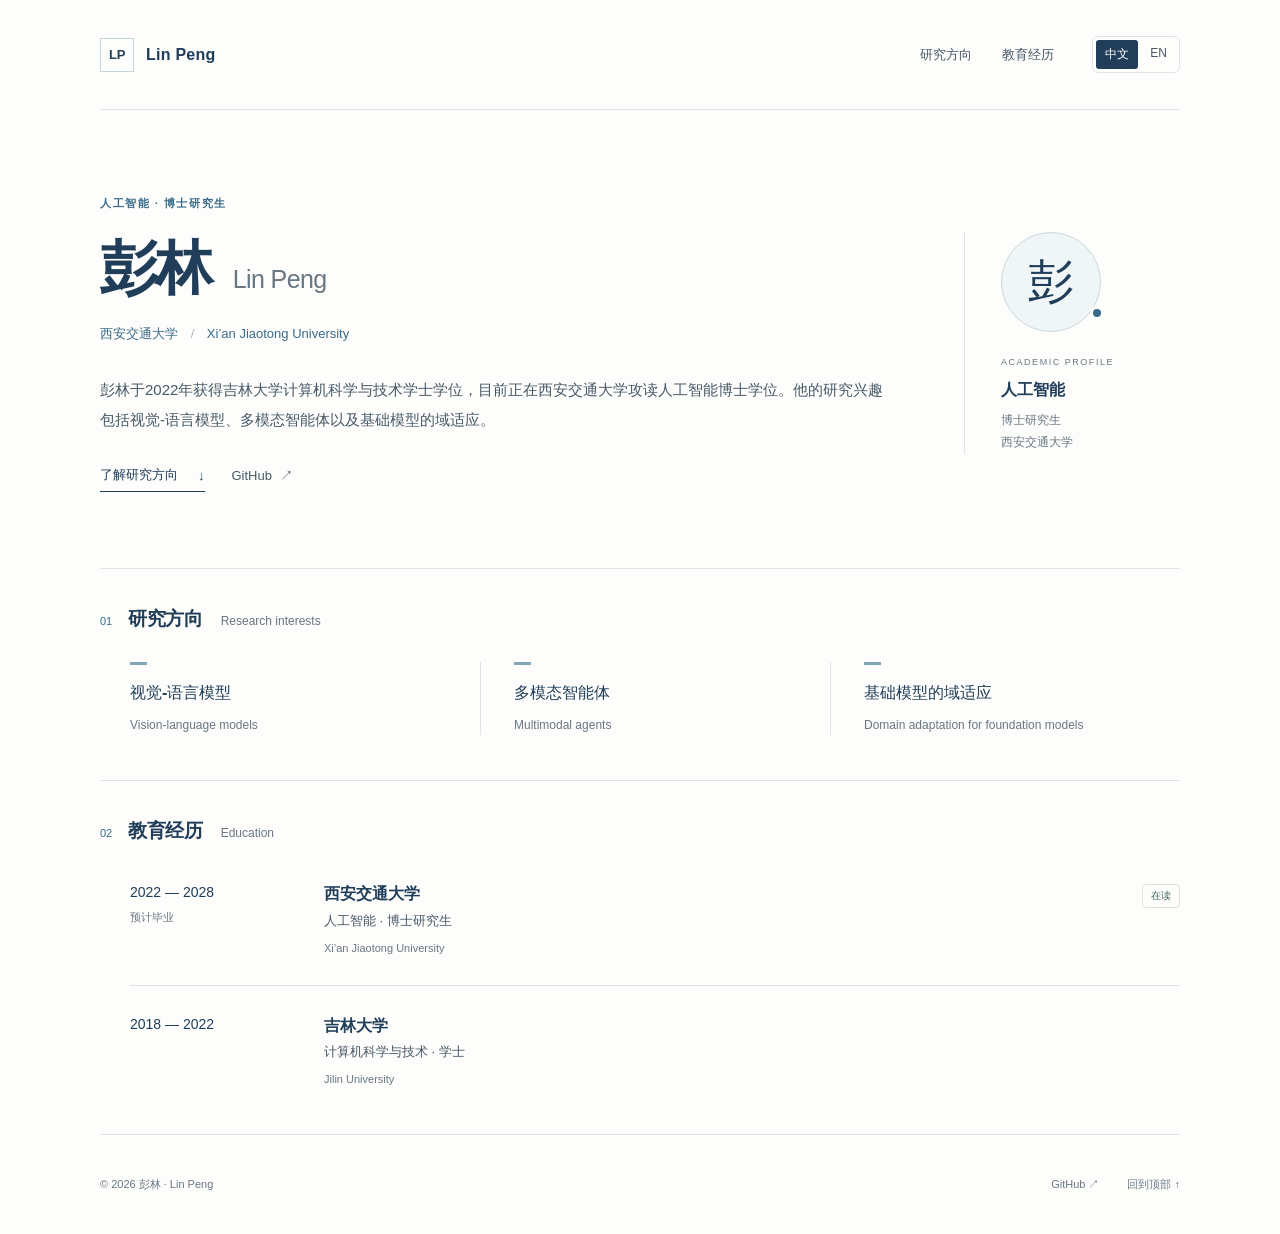
<file: index.html>
<!doctype html>
<html lang="zh-CN">
<head>
  <meta charset="utf-8">
  <meta name="viewport" content="width=device-width, initial-scale=1">
  <meta name="description" content="彭林，西安交通大学人工智能博士研究生。研究兴趣包括视觉-语言模型、多模态智能体以及基础模型的域适应。">
  <meta name="theme-color" content="#203e59">
  <title>彭林 | Lin Peng</title>
  <link rel="icon" href="favicon.svg" type="image/svg+xml">
  <link rel="stylesheet" href="styles.css">
  <link rel="alternate" hreflang="en" href="en.html">
  <link rel="alternate" hreflang="zh-CN" href="index.html">
</head>
<body>
  <a class="skip-link" href="#main">跳到正文</a>
  <div class="site-shell">
    <header class="site-header">
      <a class="wordmark" href="index.html" aria-label="彭林的主页"><span class="monogram" aria-hidden="true">LP</span><span>Lin Peng</span></a>
      <nav class="site-nav" aria-label="主导航">
        <a href="#research">研究方向</a>
        <a href="#education">教育经历</a>
      </nav>
      <nav class="language-switch" aria-label="语言选择">
        <a href="index.html" lang="zh-CN" aria-current="page">中文</a>
        <a href="en.html" lang="en">EN</a>
      </nav>
    </header>

    <main id="main">
      <section class="intro" aria-labelledby="name">
        <div class="intro-copy">
          <p class="eyebrow">人工智能 · 博士研究生</p>
          <h1 id="name">彭林 <span lang="en">Lin Peng</span></h1>
          <p class="affiliation">西安交通大学 <span aria-hidden="true">/</span> Xi’an Jiaotong University</p>
          <p class="biography">彭林于2022年获得吉林大学计算机科学与技术学士学位，目前正在西安交通大学攻读人工智能博士学位。他的研究兴趣包括视觉-语言模型、多模态智能体以及基础模型的域适应。</p>
          <div class="intro-links">
            <a class="primary-link" href="#research">了解研究方向 <span aria-hidden="true">↓</span></a>
            <a class="text-link" href="https://github.com/pll000">GitHub <span aria-hidden="true">↗</span></a>
          </div>
        </div>
        <aside class="profile-note" aria-label="当前学业信息">
          <div class="profile-symbol" aria-hidden="true"><span>彭</span><i></i></div>
          <p class="note-label" lang="en">ACADEMIC PROFILE</p>
          <p class="note-title">人工智能</p>
          <p class="note-detail">博士研究生<br>西安交通大学</p>
        </aside>
      </section>

      <section class="content-section research-section" id="research" aria-labelledby="research-title">
        <div class="section-heading"><p class="section-number" aria-hidden="true">01</p><h2 id="research-title">研究方向 <span lang="en">Research interests</span></h2></div>
        <ul class="research-list">
          <li><span class="research-mark" aria-hidden="true"></span><h3>视觉-语言模型</h3><p lang="en">Vision-language models</p></li>
          <li><span class="research-mark" aria-hidden="true"></span><h3>多模态智能体</h3><p lang="en">Multimodal agents</p></li>
          <li><span class="research-mark" aria-hidden="true"></span><h3>基础模型的域适应</h3><p lang="en">Domain adaptation for foundation models</p></li>
        </ul>
      </section>

      <section class="content-section education-section" id="education" aria-labelledby="education-title">
        <div class="section-heading"><p class="section-number" aria-hidden="true">02</p><h2 id="education-title">教育经历 <span lang="en">Education</span></h2></div>
        <ol class="education-list">
          <li>
            <p class="education-years">2022 — 2028 <span>预计毕业</span></p>
            <div class="education-details"><h3>西安交通大学</h3><p>人工智能 · 博士研究生</p><p class="institution-en" lang="en">Xi’an Jiaotong University</p></div>
            <span class="education-status">在读</span>
          </li>
          <li>
            <p class="education-years">2018 — 2022</p>
            <div class="education-details"><h3>吉林大学</h3><p>计算机科学与技术 · 学士</p><p class="institution-en" lang="en">Jilin University</p></div>
          </li>
        </ol>
      </section>
    </main>

    <footer class="site-footer"><p>© 2026 彭林 · Lin Peng</p><a href="https://github.com/pll000">GitHub <span aria-hidden="true">↗</span></a><a class="back-to-top" href="#main">回到顶部 <span aria-hidden="true">↑</span></a></footer>
  </div>
</body>
</html>
</file>
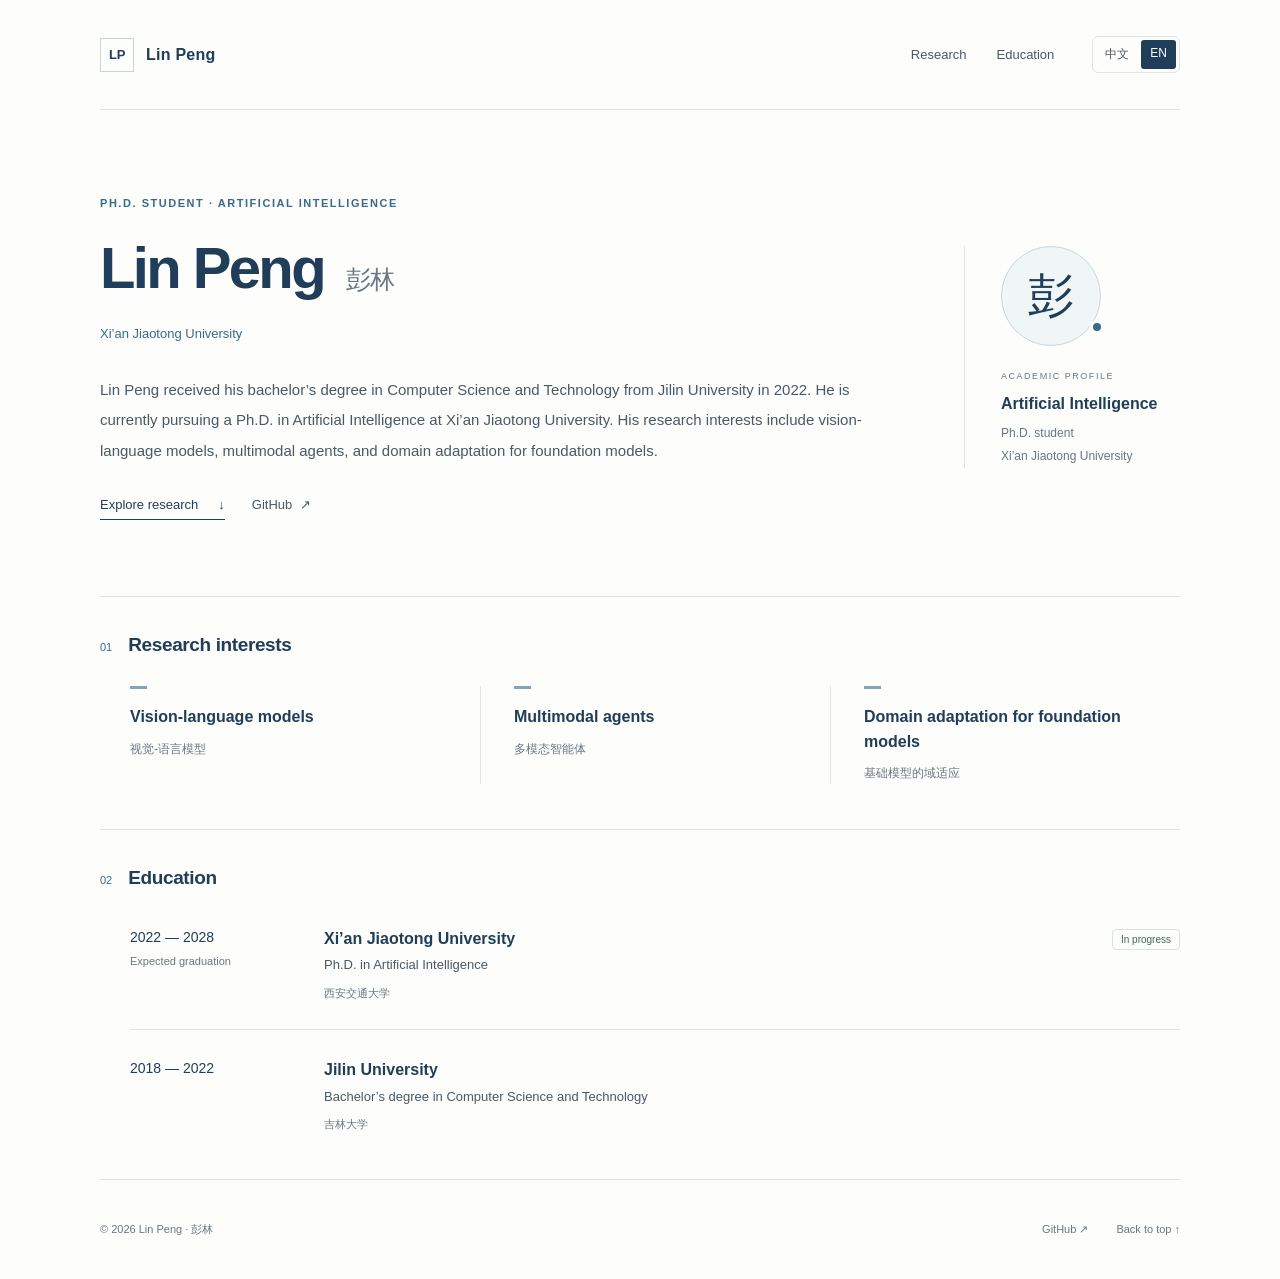
<file: en.html>
<!doctype html>
<html lang="en">
<head>
  <meta charset="utf-8">
  <meta name="viewport" content="width=device-width, initial-scale=1">
  <meta name="description" content="Lin Peng is a Ph.D. student in Artificial Intelligence at Xi’an Jiaotong University. His research interests include vision-language models, multimodal agents, and domain adaptation for foundation models.">
  <meta name="theme-color" content="#203e59">
  <title>Lin Peng | 彭林</title>
  <link rel="icon" href="favicon.svg" type="image/svg+xml">
  <link rel="stylesheet" href="styles.css">
  <link rel="alternate" hreflang="en" href="en.html">
  <link rel="alternate" hreflang="zh-CN" href="index.html">
</head>
<body>
  <a class="skip-link" href="#main">Skip to content</a>
  <div class="site-shell">
    <header class="site-header">
      <a class="wordmark" href="en.html" aria-label="Lin Peng’s homepage"><span class="monogram" aria-hidden="true">LP</span><span>Lin Peng</span></a>
      <nav class="site-nav" aria-label="Main navigation"><a href="#research">Research</a><a href="#education">Education</a></nav>
      <nav class="language-switch" aria-label="Language selection"><a href="index.html" lang="zh-CN">中文</a><a href="en.html" lang="en" aria-current="page">EN</a></nav>
    </header>

    <main id="main">
      <section class="intro" aria-labelledby="name">
        <div class="intro-copy">
          <p class="eyebrow">PH.D. STUDENT · ARTIFICIAL INTELLIGENCE</p>
          <h1 id="name">Lin Peng <span lang="zh-CN">彭林</span></h1>
          <p class="affiliation">Xi’an Jiaotong University</p>
          <p class="biography">Lin Peng received his bachelor’s degree in Computer Science and Technology from Jilin University in 2022. He is currently pursuing a Ph.D. in Artificial Intelligence at Xi’an Jiaotong University. His research interests include vision-language models, multimodal agents, and domain adaptation for foundation models.</p>
          <div class="intro-links"><a class="primary-link" href="#research">Explore research <span aria-hidden="true">↓</span></a><a class="text-link" href="https://github.com/pll000">GitHub <span aria-hidden="true">↗</span></a></div>
        </div>
        <aside class="profile-note" aria-label="Current academic affiliation">
          <div class="profile-symbol" aria-hidden="true"><span>彭</span><i></i></div>
          <p class="note-label">ACADEMIC PROFILE</p>
          <p class="note-title">Artificial Intelligence</p>
          <p class="note-detail">Ph.D. student<br>Xi’an Jiaotong University</p>
        </aside>
      </section>

      <section class="content-section research-section" id="research" aria-labelledby="research-title">
        <div class="section-heading"><p class="section-number" aria-hidden="true">01</p><h2 id="research-title">Research interests</h2></div>
        <ul class="research-list">
          <li><span class="research-mark" aria-hidden="true"></span><h3>Vision-language models</h3><p lang="zh-CN">视觉-语言模型</p></li>
          <li><span class="research-mark" aria-hidden="true"></span><h3>Multimodal agents</h3><p lang="zh-CN">多模态智能体</p></li>
          <li><span class="research-mark" aria-hidden="true"></span><h3>Domain adaptation for foundation models</h3><p lang="zh-CN">基础模型的域适应</p></li>
        </ul>
      </section>

      <section class="content-section education-section" id="education" aria-labelledby="education-title">
        <div class="section-heading"><p class="section-number" aria-hidden="true">02</p><h2 id="education-title">Education</h2></div>
        <ol class="education-list">
          <li><p class="education-years">2022 — 2028 <span>Expected graduation</span></p><div class="education-details"><h3>Xi’an Jiaotong University</h3><p>Ph.D. in Artificial Intelligence</p><p class="institution-en" lang="zh-CN">西安交通大学</p></div><span class="education-status">In progress</span></li>
          <li><p class="education-years">2018 — 2022</p><div class="education-details"><h3>Jilin University</h3><p>Bachelor’s degree in Computer Science and Technology</p><p class="institution-en" lang="zh-CN">吉林大学</p></div></li>
        </ol>
      </section>
    </main>

    <footer class="site-footer"><p>© 2026 Lin Peng · 彭林</p><a href="https://github.com/pll000">GitHub <span aria-hidden="true">↗</span></a><a class="back-to-top" href="#main">Back to top <span aria-hidden="true">↑</span></a></footer>
  </div>
</body>
</html>
</file>
<file: styles.css>
:root {
  color-scheme: light;
  --ink: #203e59;
  --text: #485968;
  --muted: #697783;
  --accent: #386a8a;
  --line: #dde5e8;
  --paper: #fdfdfb;
}

* { box-sizing: border-box; }
html { scroll-behavior: smooth; scroll-padding-top: 32px; }
body { margin: 0; background: var(--paper); color: var(--text); font-family: "Segoe UI", "PingFang SC", "Microsoft YaHei", sans-serif; -webkit-font-smoothing: antialiased; }
a { color: inherit; text-decoration: none; }
a:hover { color: var(--accent); }
a:focus-visible { outline: 3px solid var(--accent); outline-offset: 5px; border-radius: 3px; }
p, h1, h2, h3 { margin: 0; }
.site-shell { width: min(1080px, calc(100% - 112px)); margin: auto; }
.site-header { display: flex; align-items: center; gap: 38px; min-height: 110px; border-bottom: 1px solid var(--line); }
.wordmark { display: inline-flex; align-items: center; gap: 12px; margin-right: auto; color: var(--ink); font-size: 16px; font-weight: 650; letter-spacing: .015em; }
.monogram { display: grid; place-items: center; width: 34px; height: 34px; border: 1px solid #c6d4dc; font-size: 13px; font-weight: 700; letter-spacing: -.03em; }
.site-nav { display: flex; gap: 30px; font-size: 13px; }
.site-nav a { padding: 12px 0; }
.language-switch { display: flex; gap: 3px; padding: 3px; border: 1px solid var(--line); border-radius: 6px; font-size: 12px; }
.language-switch a { padding: 6px 9px; border-radius: 3px; }
.language-switch a[aria-current="page"] { color: white; background: var(--ink); }
.intro { display: grid; grid-template-columns: minmax(0, 1fr) 216px; gap: 80px; padding: 84px 0 76px; align-items: center; }
.eyebrow { color: var(--accent); font-size: 11px; font-weight: 650; letter-spacing: .14em; line-height: 1.7; }
h1 { display: flex; align-items: baseline; flex-wrap: wrap; gap: 22px; margin-top: 19px; color: var(--ink); font-size: clamp(40px, 5vw, 58px); font-weight: 650; letter-spacing: -.045em; line-height: 1.25; }
h1 span { color: var(--muted); font-size: 25px; font-weight: 400; letter-spacing: -.025em; }
.affiliation { margin-top: 18px; color: var(--accent); font-size: 13px; line-height: 1.8; }
.affiliation span { margin: 0 9px; color: #adbbc4; }
.biography { margin-top: 29px; font-size: 15px; line-height: 2.05; }
.intro-links { display: flex; align-items: center; gap: 27px; margin-top: 30px; font-size: 13px; }
.primary-link { display: inline-flex; align-items: center; gap: 20px; color: var(--ink); border-bottom: 1px solid var(--ink); padding: 0 0 7px; }
.text-link { display: inline-flex; align-items: center; gap: 8px; padding-bottom: 7px; }
.profile-note { border-left: 1px solid var(--line); padding-left: 36px; }
.profile-symbol { position: relative; display: grid; place-items: center; width: 100px; height: 100px; border: 1px solid #c9d8df; border-radius: 50%; color: var(--ink); background: #f0f5f6; }
.profile-symbol span { font-family: "Songti SC", "SimSun", serif; font-size: 46px; }
.profile-symbol i { position: absolute; right: -4px; bottom: 11px; width: 14px; height: 14px; background: var(--accent); border: 3px solid var(--paper); border-radius: 50%; }
.note-label { margin-top: 25px; font-size: 9px; letter-spacing: .17em; color: var(--muted); }
.note-title { margin-top: 10px; color: var(--ink); font-size: 16px; line-height: 1.6; font-weight: 600; }
.note-detail { margin-top: 6px; font-size: 12px; line-height: 1.9; color: var(--muted); }
.content-section { border-top: 1px solid var(--line); padding: 37px 0 45px; }
.section-heading { display: flex; align-items: baseline; gap: 16px; }
.section-number { font-size: 11px; color: var(--accent); font-variant-numeric: tabular-nums; }
h2 { font-size: 19px; font-weight: 600; color: var(--ink); letter-spacing: -.02em; }
h2 span { margin-left: 13px; font-size: 12px; font-weight: 400; color: var(--muted); letter-spacing: 0; }
.research-list { list-style: none; margin: 30px 0 0 30px; padding: 0; display: grid; grid-template-columns: repeat(3, minmax(0, 1fr)); }
.research-list li { padding-right: 25px; }
.research-list li + li { border-left: 1px solid var(--line); padding-left: 33px; }
.research-mark { display: block; width: 17px; height: 3px; margin-bottom: 16px; background: #83a5b8; }
.research-list h3 { color: var(--ink); font-size: 16px; font-weight: 550; line-height: 1.55; }
.research-list p { margin-top: 9px; font-size: 12px; line-height: 1.7; color: var(--muted); }
.education-list { list-style: none; padding: 0; margin: 10px 0 0 30px; }
.education-list li { position: relative; display: grid; grid-template-columns: 170px minmax(0, 1fr) auto; gap: 24px; padding: 27px 0; }
.education-list li + li { border-top: 1px solid var(--line); padding-bottom: 0; }
.education-years { color: var(--ink); font-size: 14px; font-variant-numeric: tabular-nums; line-height: 1.6; }
.education-years span { display: block; font-size: 11px; color: var(--muted); margin-top: 5px; }
.education-details h3 { color: var(--ink); font-weight: 600; font-size: 16px; line-height: 1.6; }
.education-details p { font-size: 13px; line-height: 1.7; margin-top: 3px; }
.education-details .institution-en { font-size: 11px; color: var(--muted); margin-top: 7px; }
.education-status { align-self: start; margin-top: 3px; padding: 4px 8px; color: #416859; border: 1px solid #d8e5dc; border-radius: 4px; font-size: 10px; white-space: nowrap; }
.site-footer { min-height: 100px; display: flex; align-items: center; gap: 28px; border-top: 1px solid var(--line); font-size: 11px; color: var(--muted); }
.site-footer p { margin-right: auto; }
.skip-link { position: absolute; top: -70px; left: 20px; padding: 12px; background: var(--ink); color: white; z-index: 5; }
.skip-link:focus { top: 12px; color: white; }

@media (min-width: 1500px) {
  .site-shell { width: 1120px; }
  .intro { padding-top: 100px; padding-bottom: 90px; }
}
@media (max-width: 900px) {
  .site-shell { width: calc(100% - 64px); }
  .intro { grid-template-columns: minmax(0, 1fr) 170px; gap: 40px; padding: 64px 0; }
  .profile-note { padding-left: 25px; }
  .education-list li { grid-template-columns: 142px minmax(0, 1fr) auto; gap: 15px; }
  .research-list li + li { padding-left: 22px; }
}
@media (max-width: 640px) {
  html { scroll-padding-top: 20px; }
  .site-shell { width: calc(100% - 40px); }
  .site-header { min-height: 84px; gap: 12px; flex-wrap: wrap; padding: 18px 0; }
  .wordmark { gap: 9px; font-size: 15px; }
  .site-nav { order: 3; width: 100%; justify-content: flex-start; gap: 24px; font-size: 12px; }
  .site-nav a { padding: 4px 0; }
  .language-switch { margin-left: auto; }
  .intro { display: block; padding: 44px 0 43px; }
  .profile-note { display: none; }
  h1 { font-size: 43px; gap: 15px; margin-top: 17px; }
  h1 span { font-size: 23px; }
  .eyebrow { font-size: 10px; letter-spacing: .09em; }
  .affiliation { font-size: 12px; margin-top: 15px; }
  .affiliation span { margin: 0 3px; }
  .biography { font-size: 14px; line-height: 1.95; margin-top: 23px; }
  .intro-links { margin-top: 23px; }
  .content-section { padding-top: 28px; padding-bottom: 33px; }
  h2 { font-size: 18px; }
  h2 span { display: block; margin: 5px 0 0; font-size: 11px; }
  .section-heading { gap: 12px; }
  .research-list { grid-template-columns: 1fr; margin: 20px 0 0 25px; gap: 21px; }
  .research-list li, .research-list li + li { padding: 0 0 0 15px; border-left: 2px solid #a6bcc8; }
  .research-mark { display: none; }
  .research-list h3 { font-size: 15px; }
  .research-list p { margin-top: 4px; }
  .research-list br { display: none; }
  .education-list { margin: 5px 0 0 25px; }
  .education-list li { grid-template-columns: 1fr; gap: 12px; padding: 23px 0; }
  .education-years { font-size: 13px; }
  .education-years span { display: inline; font-size: 10px; margin-left: 8px; }
  .education-details h3 { font-size: 15px; padding-right: 8px; }
  .education-status { position: absolute; right: 0; top: 49px; font-size: 9px; padding: 3px 6px; }
  html[lang="en"] .education-status { position: static; width: max-content; grid-row: 2; margin: -3px 0 0; }
  .site-footer { min-height: 90px; flex-wrap: wrap; gap: 10px 22px; padding: 22px 0; line-height: 1.6; }
  .site-footer p { width: 100%; }
  .back-to-top { margin-left: auto; }
}
@media (prefers-reduced-motion: reduce) {
  html { scroll-behavior: auto; }
}
</file>
